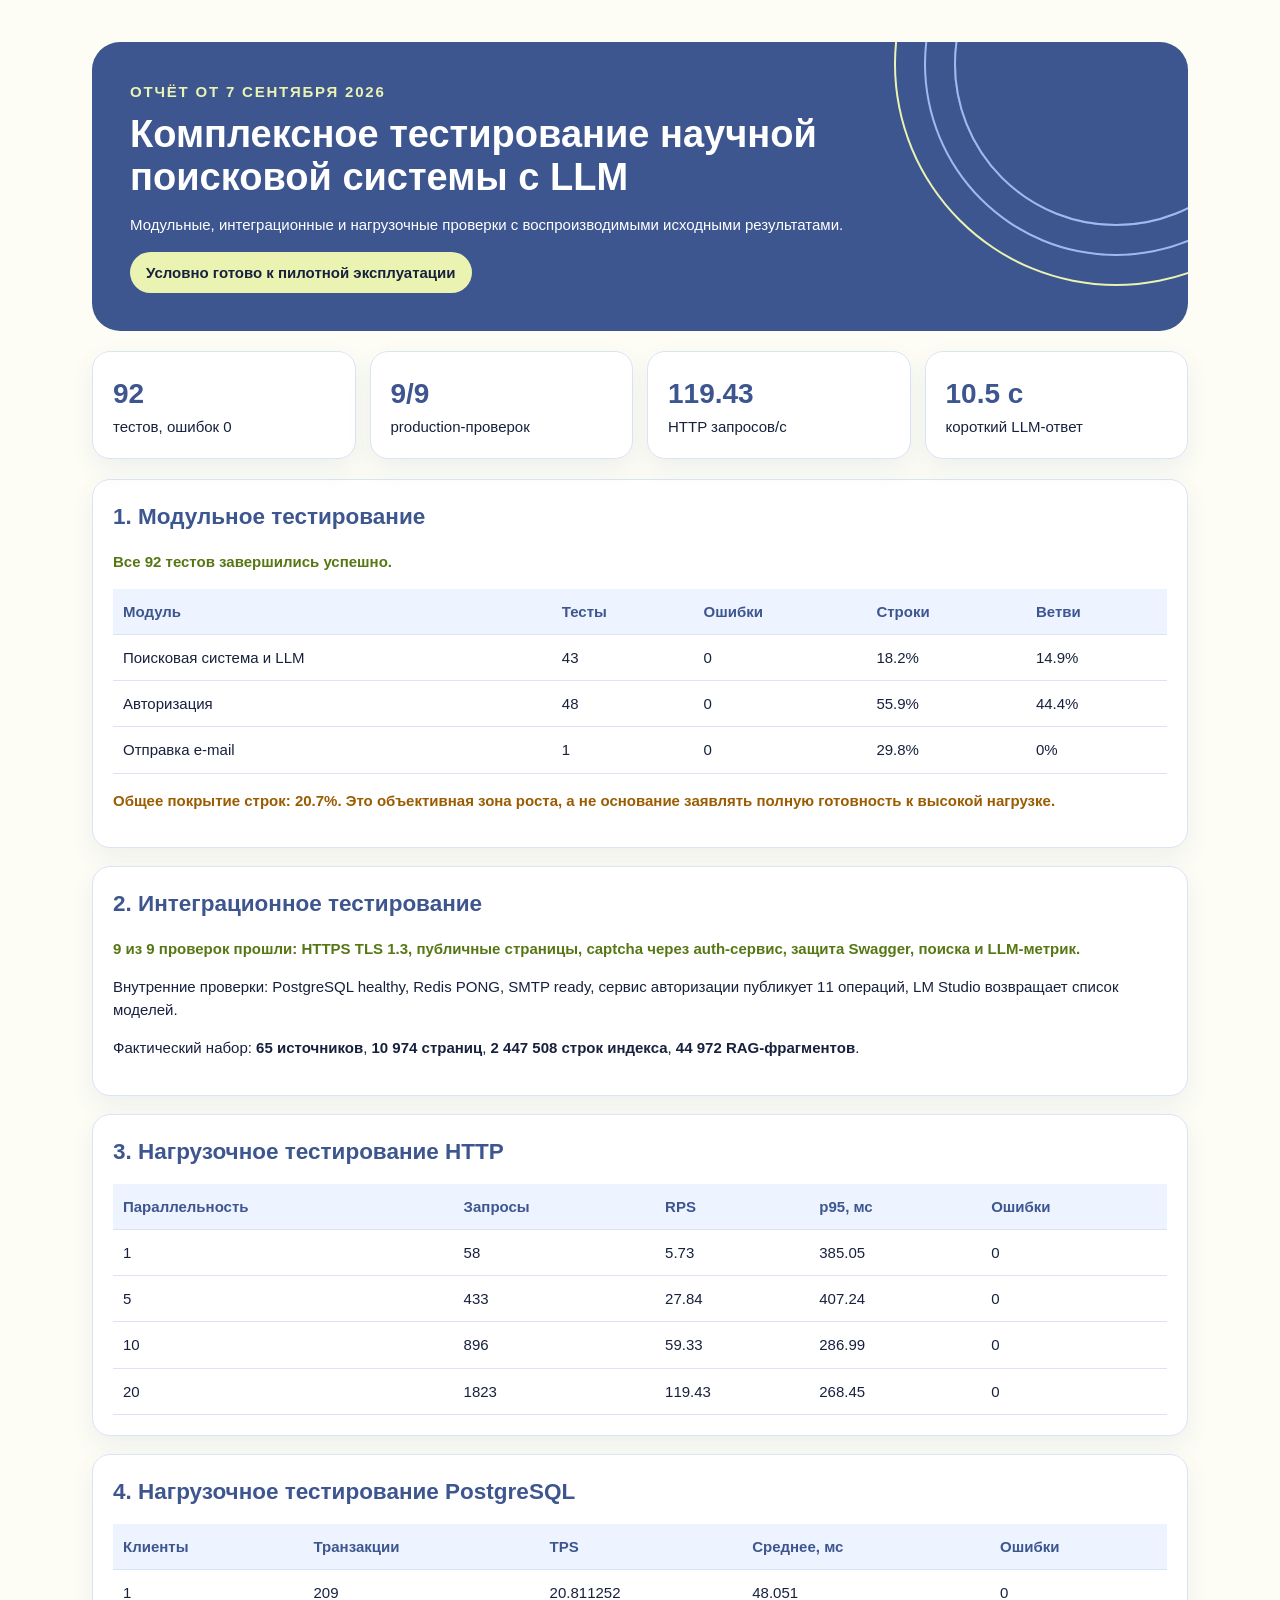
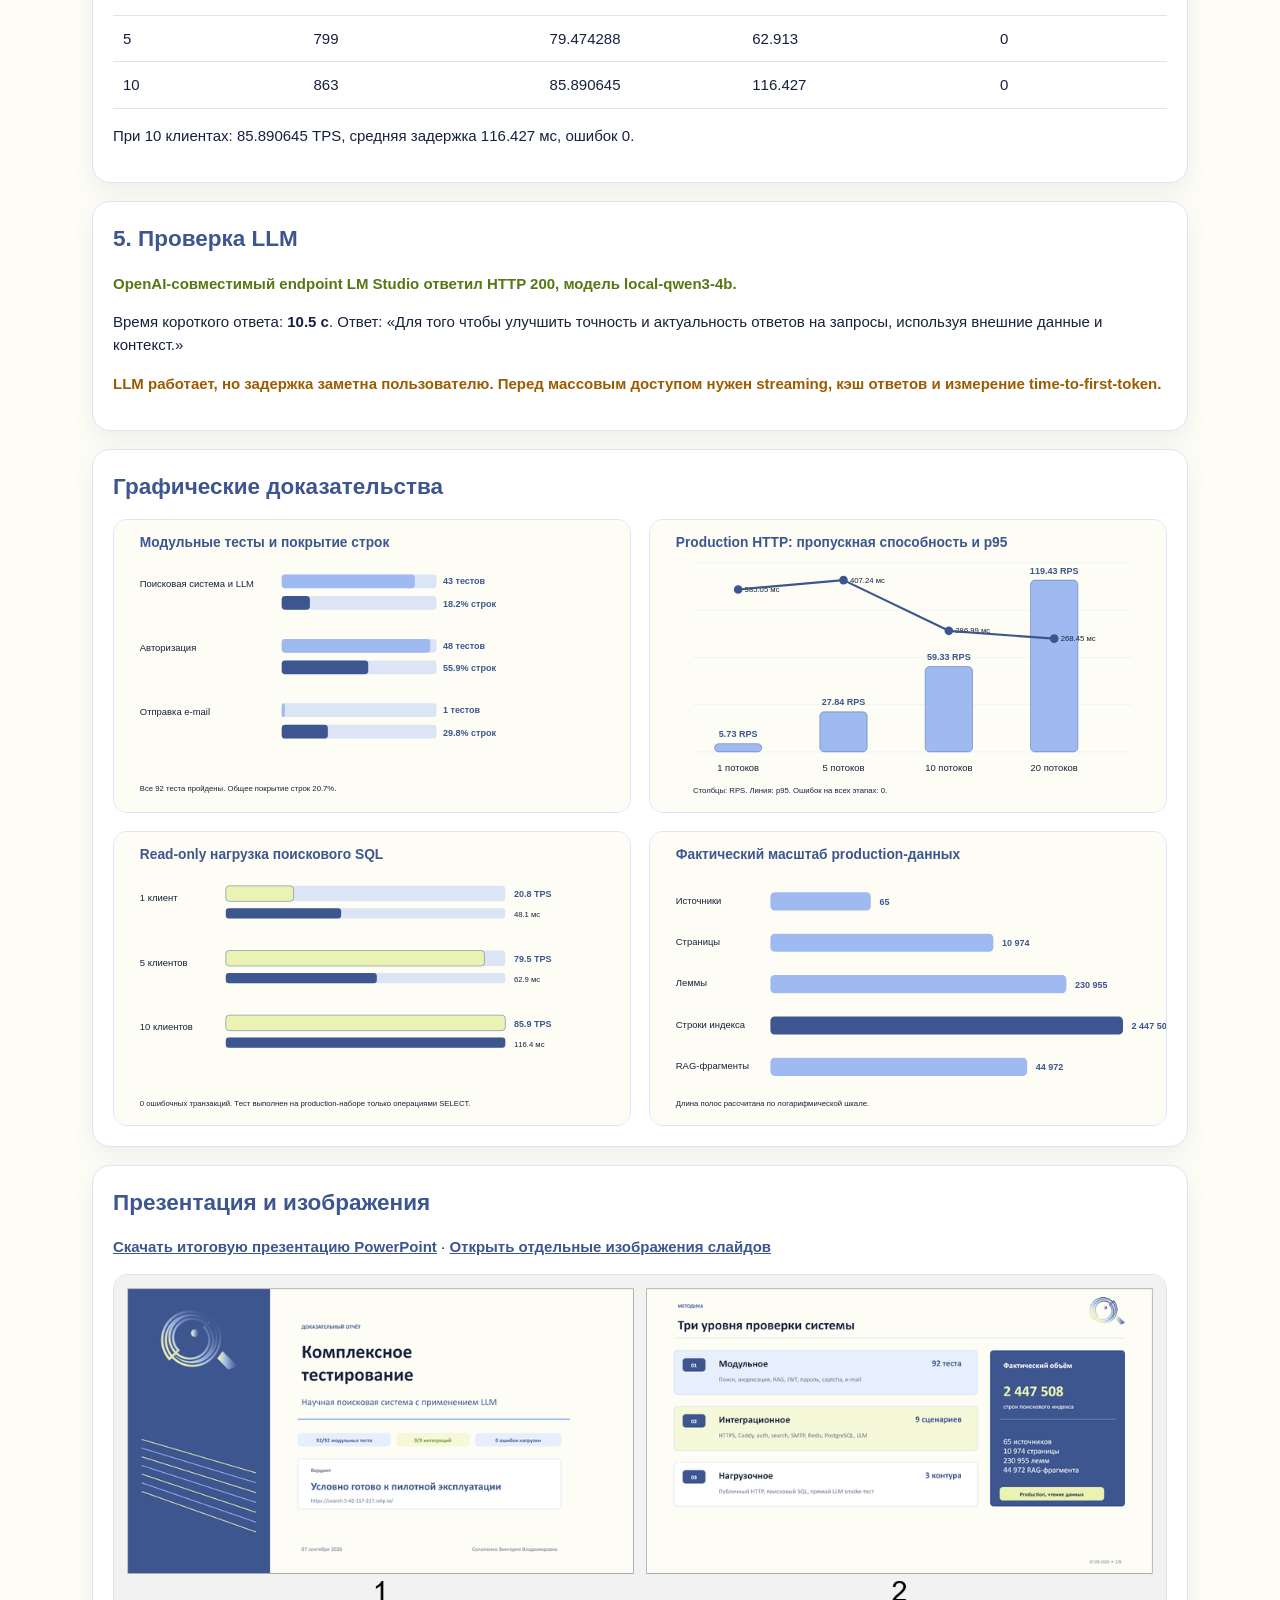
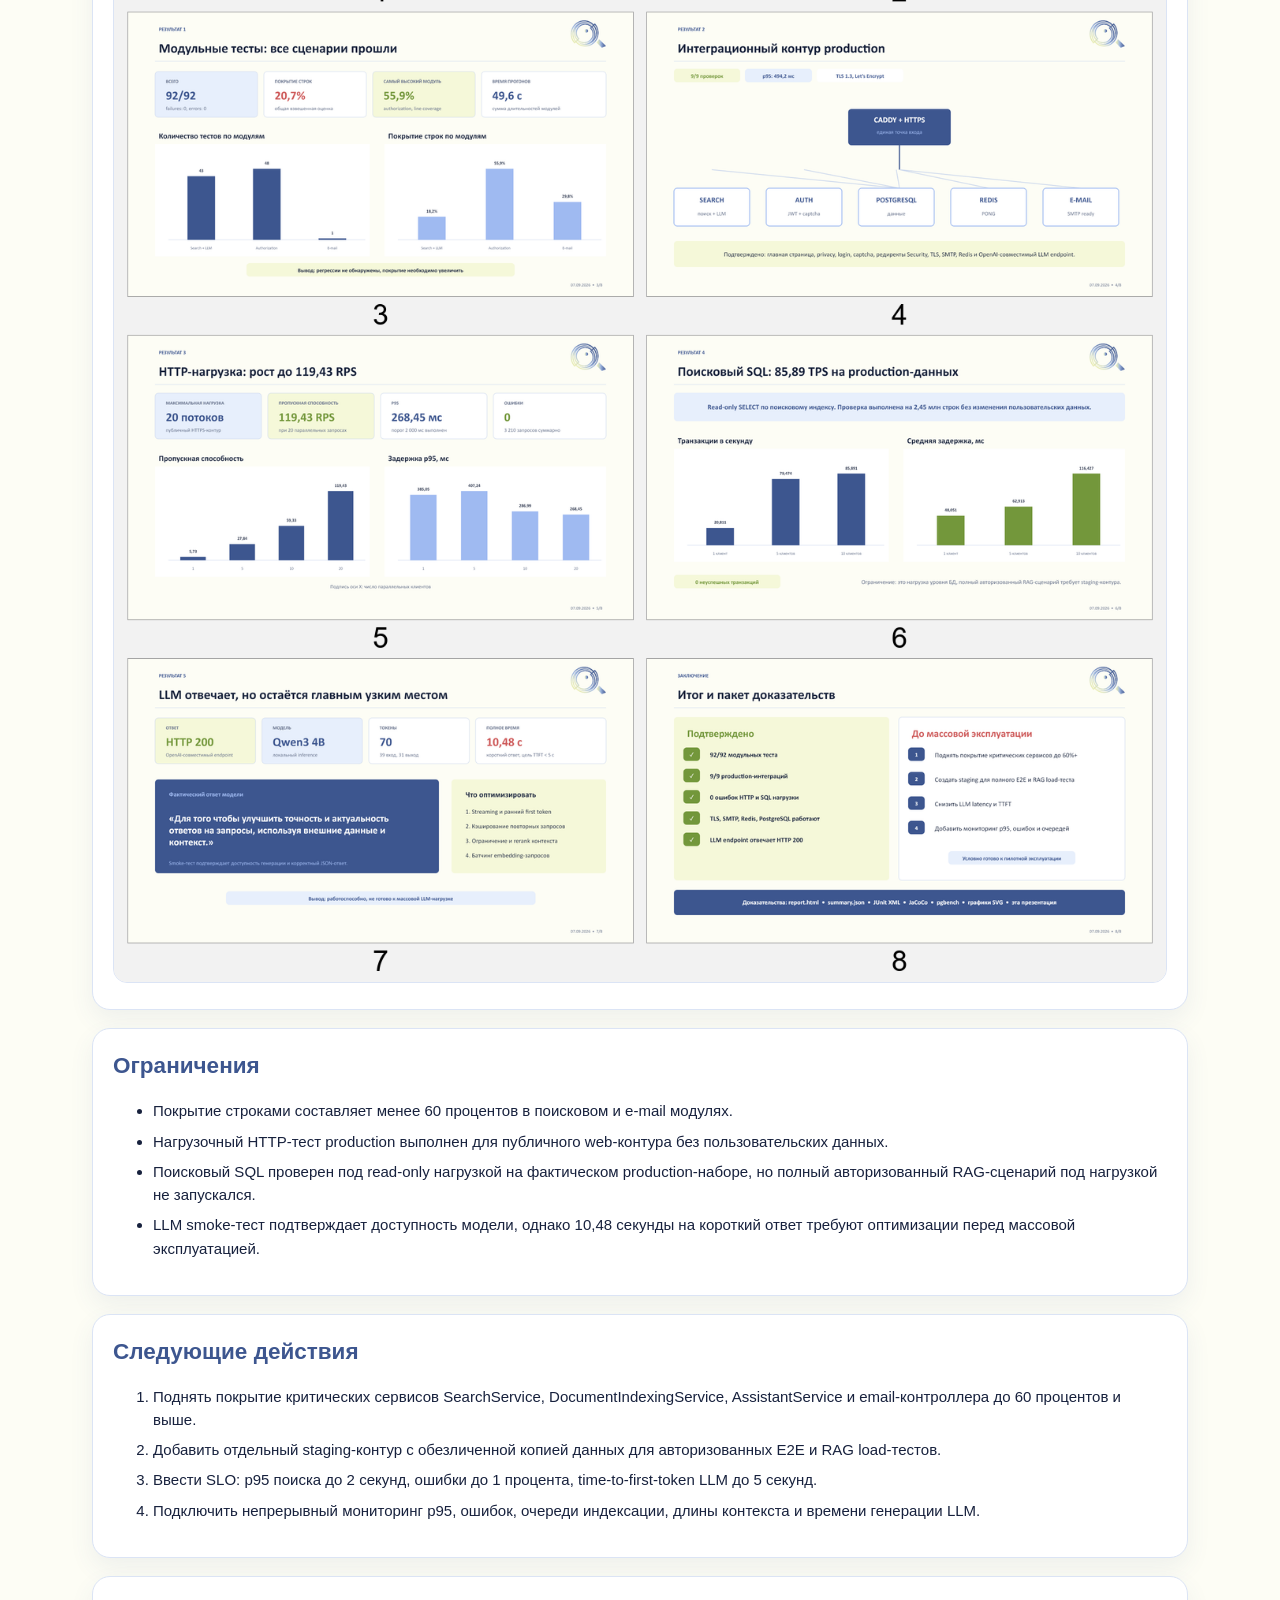
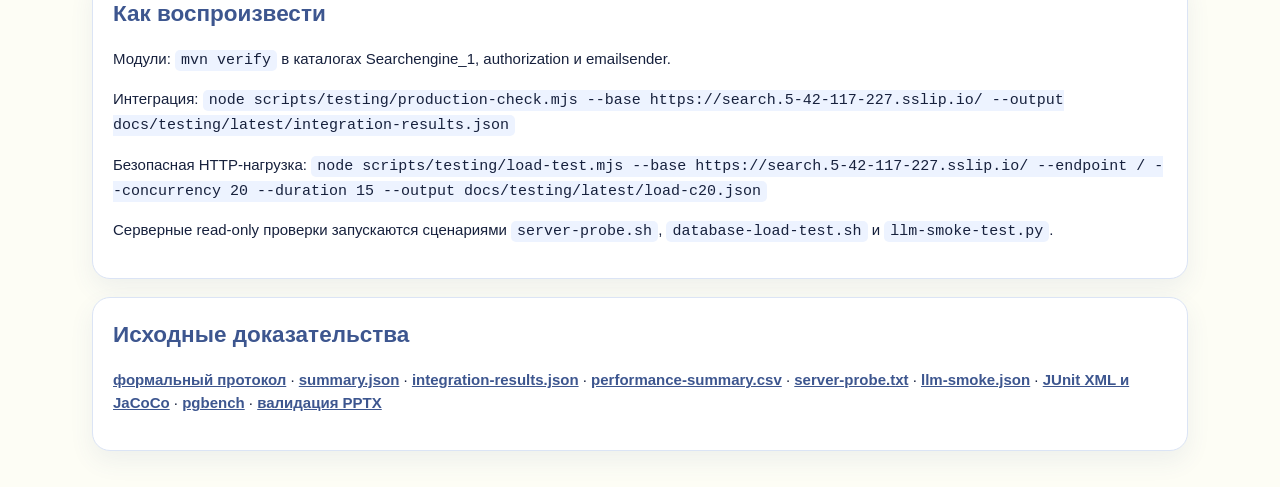
<file: docs/testing/2026-09-07/report.html>
<!doctype html><html lang="ru"><head><meta charset="utf-8"><meta name="viewport" content="width=device-width,initial-scale=1">
<title>Комплексное тестирование научной поисковой системы</title><style>
@font-face{font-family:Montserrat;src:url('../../../Searchengine_1/src/main/resources/static/assets/fonts/Montserrat/Montserrat-Regular.svg')}*{box-sizing:border-box}body{margin:0;background:#FDFDF5;color:#17213d;font:15px/1.55 Montserrat,Arial,sans-serif}.page{max-width:1180px;margin:auto;padding:42px}.hero{background:#3D568F;color:white;border-radius:28px;padding:38px;position:relative;overflow:hidden}.hero:after{content:'';position:absolute;width:320px;height:320px;border:2px solid #9FBAF1;border-radius:50%;right:-90px;top:-140px;box-shadow:0 0 0 28px #3D568F,0 0 0 30px #9FBAF1,0 0 0 58px #3D568F,0 0 0 60px #EAF3B2}.eyebrow{text-transform:uppercase;letter-spacing:.12em;color:#EAF3B2;font-weight:700}.hero h1{font-size:38px;line-height:1.12;max-width:760px;margin:10px 0}.verdict{display:inline-block;background:#EAF3B2;color:#17213d;padding:9px 16px;border-radius:999px;font-weight:700}.grid{display:grid;grid-template-columns:repeat(4,1fr);gap:14px;margin:20px 0}.metric,.card{background:white;border:1px solid #dbe4f5;border-radius:18px;padding:20px;box-shadow:0 10px 24px rgba(61,86,143,.08)}.metric b{display:block;font-size:28px;color:#3D568F}.card{margin-top:18px}.card h2{margin:0 0 14px;color:#3D568F}table{width:100%;border-collapse:collapse}th,td{padding:11px 10px;border-bottom:1px solid #dbe4f5;text-align:left}th{background:#edf3ff;color:#3D568F}code{background:#edf3ff;padding:2px 6px;border-radius:5px}a{color:#3D568F;font-weight:700}li{margin:7px 0}.pass{color:#567713;font-weight:700}.warn{color:#9b5b00;font-weight:700}.charts{display:grid;grid-template-columns:1fr 1fr;gap:18px}.charts img,.deck-preview{width:100%;border:1px solid #dbe4f5;border-radius:14px;background:white}@media(max-width:800px){.page{padding:18px}.grid,.charts{grid-template-columns:1fr 1fr}.hero h1{font-size:29px}}@media(max-width:520px){.grid,.charts{grid-template-columns:1fr}}
</style></head><body><main class="page"><section class="hero"><div class="eyebrow">Отчёт от 7 сентября 2026</div><h1>Комплексное тестирование научной поисковой системы с LLM</h1><p>Модульные, интеграционные и нагрузочные проверки с воспроизводимыми исходными результатами.</p><span class="verdict">Условно готово к пилотной эксплуатации</span></section>
<section class="grid"><div class="metric"><b>92</b>тестов, ошибок 0</div><div class="metric"><b>9/9</b>production-проверок</div><div class="metric"><b>119.43</b>HTTP запросов/с</div><div class="metric"><b>10.5 с</b>короткий LLM-ответ</div></section>
<section class="card"><h2>1. Модульное тестирование</h2><p class="pass">Все 92 тестов завершились успешно.</p><table><thead><tr><th>Модуль</th><th>Тесты</th><th>Ошибки</th><th>Строки</th><th>Ветви</th></tr></thead><tbody>
  <tr><td>Поисковая система и LLM</td><td>43</td><td>0</td>
  <td>18.2%</td><td>14.9%</td></tr>
  <tr><td>Авторизация</td><td>48</td><td>0</td>
  <td>55.9%</td><td>44.4%</td></tr>
  <tr><td>Отправка e-mail</td><td>1</td><td>0</td>
  <td>29.8%</td><td>0%</td></tr></tbody></table><p class="warn">Общее покрытие строк: 20.7%. Это объективная зона роста, а не основание заявлять полную готовность к высокой нагрузке.</p></section>
<section class="card"><h2>2. Интеграционное тестирование</h2><p class="pass">9 из 9 проверок прошли: HTTPS TLS 1.3, публичные страницы, captcha через auth-сервис, защита Swagger, поиска и LLM-метрик.</p><p>Внутренние проверки: PostgreSQL healthy, Redis PONG, SMTP ready, сервис авторизации публикует 11 операций, LM Studio возвращает список моделей.</p><p>Фактический набор: <b>65 источников</b>, <b>10 974 страниц</b>, <b>2 447 508 строк индекса</b>, <b>44 972 RAG-фрагментов</b>.</p></section>
<section class="card"><h2>3. Нагрузочное тестирование HTTP</h2><table><thead><tr><th>Параллельность</th><th>Запросы</th><th>RPS</th><th>p95, мс</th><th>Ошибки</th></tr></thead><tbody>
  <tr><td>1</td><td>58</td><td>5.73</td><td>385.05</td><td>0</td></tr>
  <tr><td>5</td><td>433</td><td>27.84</td><td>407.24</td><td>0</td></tr>
  <tr><td>10</td><td>896</td><td>59.33</td><td>286.99</td><td>0</td></tr>
  <tr><td>20</td><td>1823</td><td>119.43</td><td>268.45</td><td>0</td></tr></tbody></table></section>
<section class="card"><h2>4. Нагрузочное тестирование PostgreSQL</h2><table><thead><tr><th>Клиенты</th><th>Транзакции</th><th>TPS</th><th>Среднее, мс</th><th>Ошибки</th></tr></thead><tbody>
  <tr><td>1</td><td>209</td><td>20.811252</td><td>48.051</td><td>0</td></tr>
  <tr><td>5</td><td>799</td><td>79.474288</td><td>62.913</td><td>0</td></tr>
  <tr><td>10</td><td>863</td><td>85.890645</td><td>116.427</td><td>0</td></tr></tbody></table><p>При 10 клиентах: 85.890645 TPS, средняя задержка 116.427 мс, ошибок 0.</p></section>
<section class="card"><h2>5. Проверка LLM</h2><p class="pass">OpenAI-совместимый endpoint LM Studio ответил HTTP 200, модель local-qwen3-4b.</p><p>Время короткого ответа: <b>10.5 с</b>. Ответ: «Для того чтобы улучшить точность и актуальность ответов на запросы, используя внешние данные и контекст.»</p><p class="warn">LLM работает, но задержка заметна пользователю. Перед массовым доступом нужен streaming, кэш ответов и измерение time-to-first-token.</p></section>
<section class="card"><h2>Графические доказательства</h2><div class="charts"><img src="charts/test-overview.svg" alt="Тесты и покрытие"><img src="charts/edge-load.svg" alt="HTTP нагрузка"><img src="charts/database-load.svg" alt="Нагрузка базы"><img src="charts/system-scale.svg" alt="Масштаб данных"></div></section>
<section class="card"><h2>Презентация и изображения</h2><p><a href="Комплексное_тестирование_научной_поисковой_системы_итог.pptx">Скачать итоговую презентацию PowerPoint</a> · <a href="presentation-slides/">Открыть отдельные изображения слайдов</a></p><img class="deck-preview" src="presentation-preview.png" alt="Обзор презентации"></section>
<section class="card"><h2>Ограничения</h2><ul><li>Покрытие строками составляет менее 60 процентов в поисковом и e-mail модулях.</li><li>Нагрузочный HTTP-тест production выполнен для публичного web-контура без пользовательских данных.</li><li>Поисковый SQL проверен под read-only нагрузкой на фактическом production-наборе, но полный авторизованный RAG-сценарий под нагрузкой не запускался.</li><li>LLM smoke-тест подтверждает доступность модели, однако 10,48 секунды на короткий ответ требуют оптимизации перед массовой эксплуатацией.</li></ul></section><section class="card"><h2>Следующие действия</h2><ol><li>Поднять покрытие критических сервисов SearchService, DocumentIndexingService, AssistantService и email-контроллера до 60 процентов и выше.</li><li>Добавить отдельный staging-контур с обезличенной копией данных для авторизованных E2E и RAG load-тестов.</li><li>Ввести SLO: p95 поиска до 2 секунд, ошибки до 1 процента, time-to-first-token LLM до 5 секунд.</li><li>Подключить непрерывный мониторинг p95, ошибок, очереди индексации, длины контекста и времени генерации LLM.</li></ol></section>
<section class="card"><h2>Как воспроизвести</h2><p>Модули: <code>mvn verify</code> в каталогах Searchengine_1, authorization и emailsender.</p><p>Интеграция: <code>node scripts/testing/production-check.mjs --base https://search.5-42-117-227.sslip.io/ --output docs/testing/latest/integration-results.json</code></p><p>Безопасная HTTP-нагрузка: <code>node scripts/testing/load-test.mjs --base https://search.5-42-117-227.sslip.io/ --endpoint / --concurrency 20 --duration 15 --output docs/testing/latest/load-c20.json</code></p><p>Серверные read-only проверки запускаются сценариями <code>server-probe.sh</code>, <code>database-load-test.sh</code> и <code>llm-smoke-test.py</code>.</p></section>
<section class="card"><h2>Исходные доказательства</h2><p><a href="TEST_PROTOCOL.md">формальный протокол</a> · <a href="summary.json">summary.json</a> · <a href="integration-results.json">integration-results.json</a> · <a href="performance-summary.csv">performance-summary.csv</a> · <a href="server-probe.txt">server-probe.txt</a> · <a href="llm-smoke.json">llm-smoke.json</a> · <a href="raw/">JUnit XML и JaCoCo</a> · <a href="database-load/">pgbench</a> · <a href="presentation-validation.json">валидация PPTX</a></p></section>
</main></body></html>
</file>
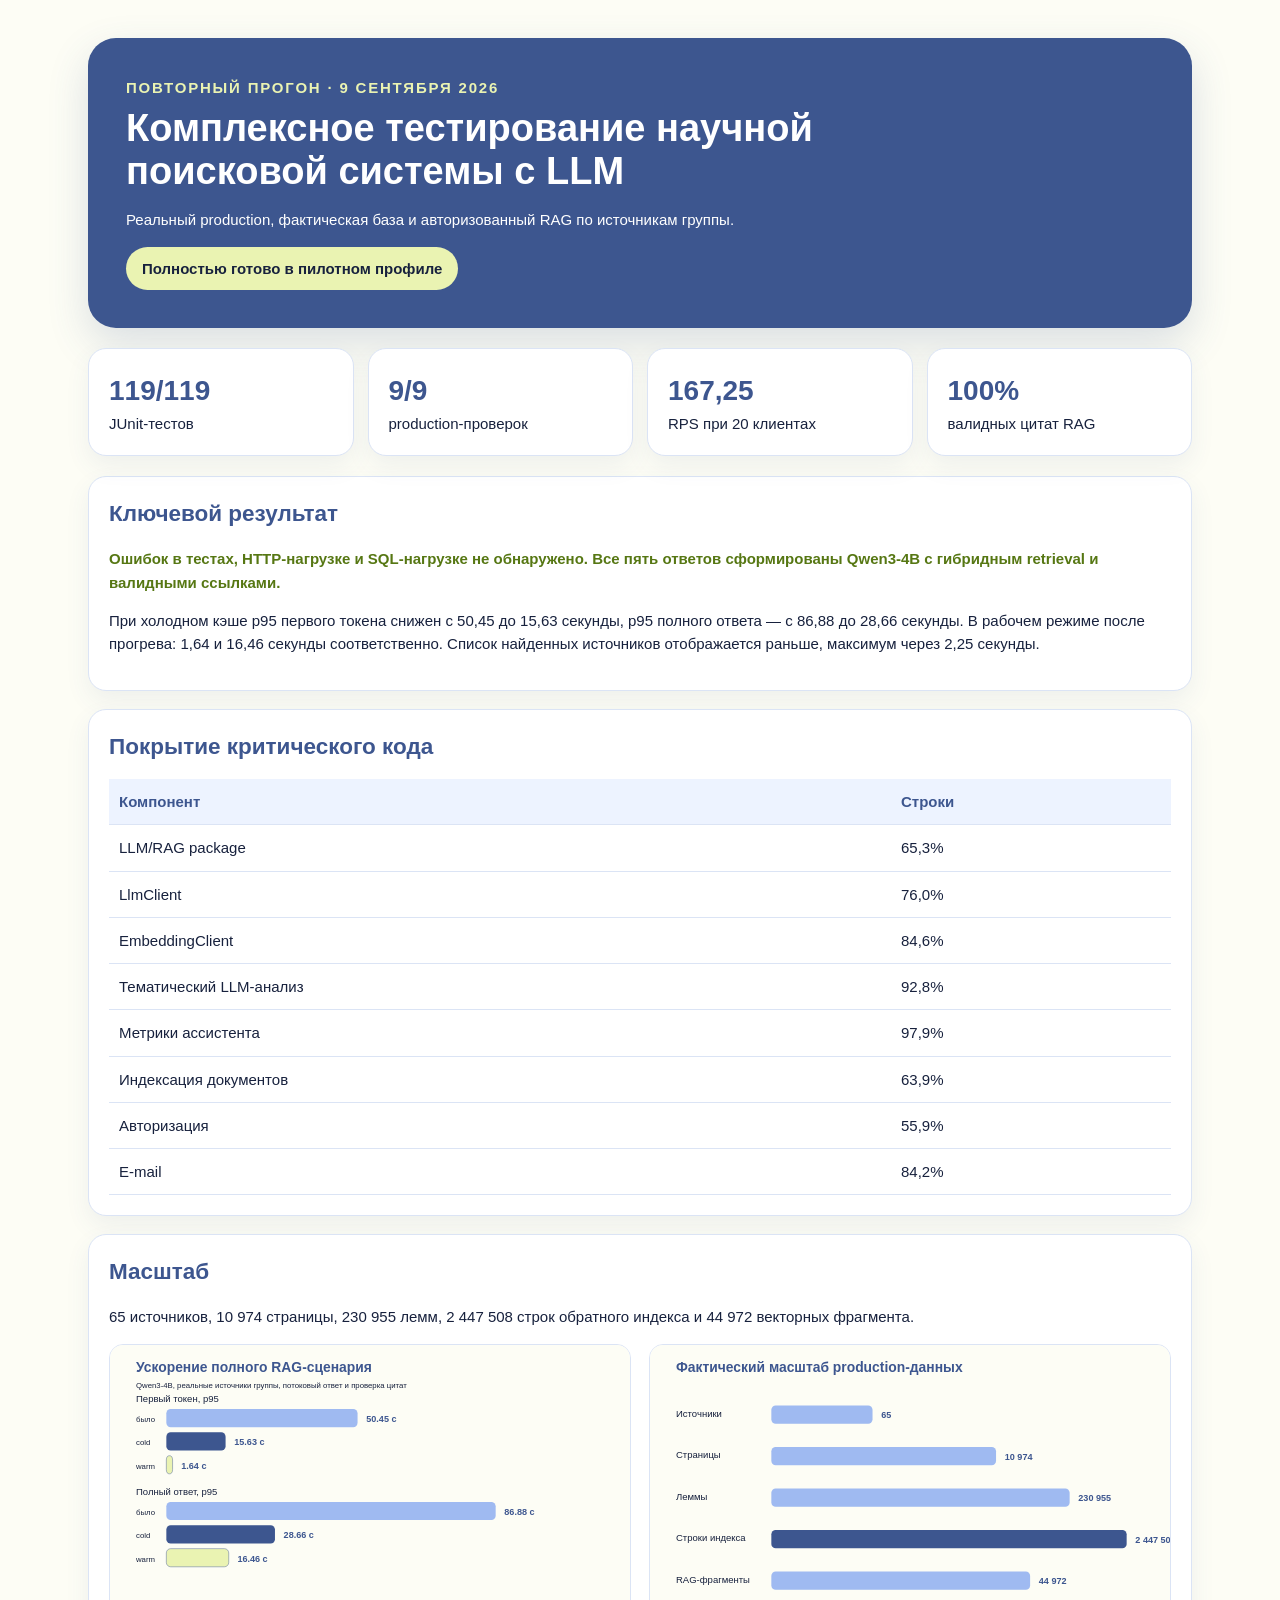
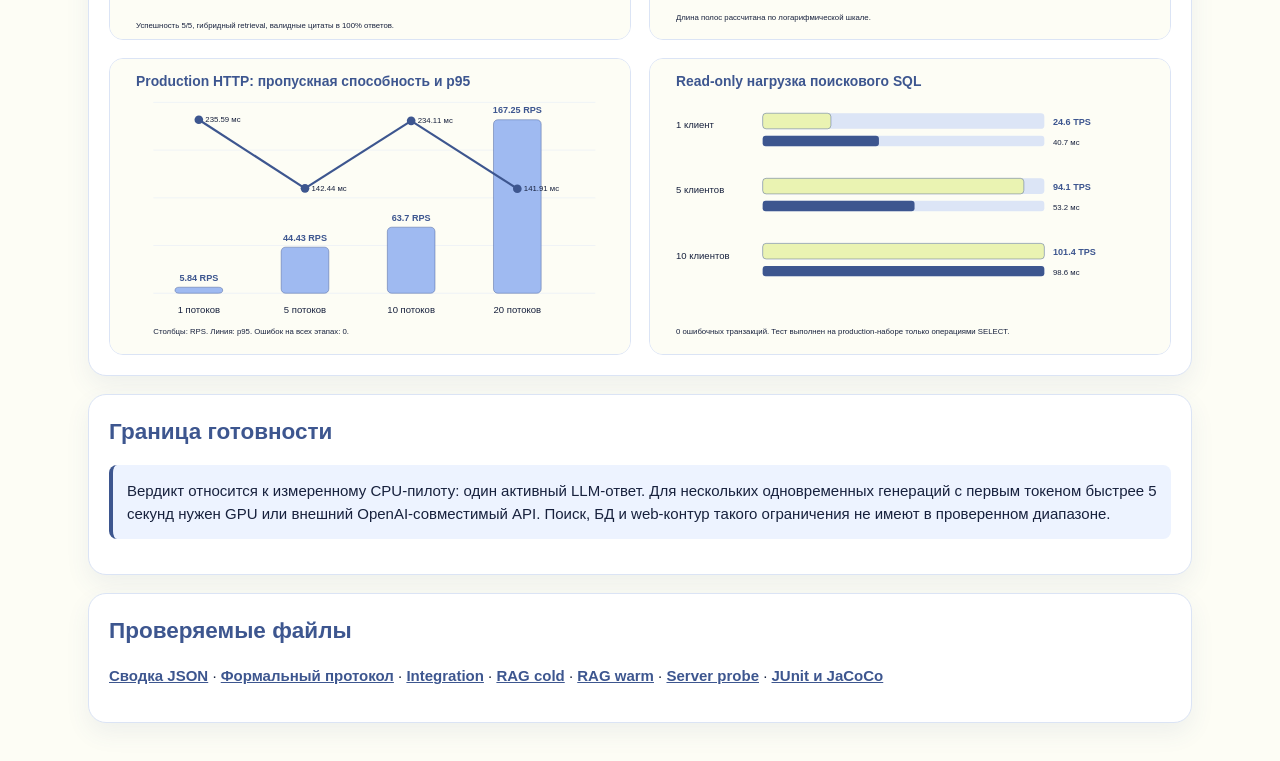
<file: docs/testing/2026-09-09/report.html>
<!doctype html>
<html lang="ru">
<head>
  <meta charset="utf-8">
  <meta name="viewport" content="width=device-width,initial-scale=1">
  <title>Повторное тестирование научного поиска</title>
  <style>
    *{box-sizing:border-box}body{margin:0;background:#FDFDF5;color:#17213d;font:15px/1.55 Montserrat,Arial,sans-serif}.page{max-width:1180px;margin:auto;padding:38px}.hero{background:#3D568F;color:#fff;border-radius:28px;padding:38px;box-shadow:0 16px 40px rgba(61,86,143,.18)}.hero h1{font-size:38px;line-height:1.12;margin:8px 0 16px;max-width:800px}.eyebrow{text-transform:uppercase;letter-spacing:.12em;color:#EAF3B2;font-weight:700}.verdict{display:inline-block;background:#EAF3B2;color:#17213d;padding:10px 16px;border-radius:999px;font-weight:700}.grid{display:grid;grid-template-columns:repeat(4,1fr);gap:14px;margin:20px 0}.metric,.card{background:#fff;border:1px solid #dbe4f5;border-radius:18px;padding:20px;box-shadow:0 10px 24px rgba(61,86,143,.08)}.metric b{display:block;font-size:28px;color:#3D568F}.card{margin-top:18px}.card h2{margin:0 0 14px;color:#3D568F}table{width:100%;border-collapse:collapse}th,td{padding:11px 10px;border-bottom:1px solid #dbe4f5;text-align:left}th{background:#edf3ff;color:#3D568F}.pass{color:#567713;font-weight:700}.note{background:#edf3ff;border-left:4px solid #3D568F;padding:14px;border-radius:8px}.charts{display:grid;grid-template-columns:1fr 1fr;gap:18px}.charts img{width:100%;border:1px solid #dbe4f5;border-radius:14px;background:#fff}a{color:#3D568F;font-weight:700}@media(max-width:800px){.page{padding:18px}.grid,.charts{grid-template-columns:1fr 1fr}.hero h1{font-size:29px}}@media(max-width:520px){.grid,.charts{grid-template-columns:1fr}}
  </style>
</head>
<body><main class="page">
  <section class="hero"><div class="eyebrow">Повторный прогон · 9 сентября 2026</div><h1>Комплексное тестирование научной поисковой системы с LLM</h1><p>Реальный production, фактическая база и авторизованный RAG по источникам группы.</p><span class="verdict">Полностью готово в пилотном профиле</span></section>
  <section class="grid"><div class="metric"><b>119/119</b>JUnit-тестов</div><div class="metric"><b>9/9</b>production-проверок</div><div class="metric"><b>167,25</b>RPS при 20 клиентах</div><div class="metric"><b>100%</b>валидных цитат RAG</div></section>
  <section class="card"><h2>Ключевой результат</h2><p class="pass">Ошибок в тестах, HTTP-нагрузке и SQL-нагрузке не обнаружено. Все пять ответов сформированы Qwen3-4B с гибридным retrieval и валидными ссылками.</p><p>При холодном кэше p95 первого токена снижен с 50,45 до 15,63 секунды, p95 полного ответа — с 86,88 до 28,66 секунды. В рабочем режиме после прогрева: 1,64 и 16,46 секунды соответственно. Список найденных источников отображается раньше, максимум через 2,25 секунды.</p></section>
  <section class="card"><h2>Покрытие критического кода</h2><table><thead><tr><th>Компонент</th><th>Строки</th></tr></thead><tbody><tr><td>LLM/RAG package</td><td>65,3%</td></tr><tr><td>LlmClient</td><td>76,0%</td></tr><tr><td>EmbeddingClient</td><td>84,6%</td></tr><tr><td>Тематический LLM-анализ</td><td>92,8%</td></tr><tr><td>Метрики ассистента</td><td>97,9%</td></tr><tr><td>Индексация документов</td><td>63,9%</td></tr><tr><td>Авторизация</td><td>55,9%</td></tr><tr><td>E-mail</td><td>84,2%</td></tr></tbody></table></section>
  <section class="card"><h2>Масштаб</h2><p>65 источников, 10 974 страницы, 230 955 лемм, 2 447 508 строк обратного индекса и 44 972 векторных фрагмента.</p><div class="charts"><img src="charts/rag-optimization.svg" alt="Ускорение RAG"><img src="charts/system-scale.svg" alt="Масштаб данных"><img src="charts/edge-load.svg" alt="HTTP нагрузка"><img src="charts/database-load.svg" alt="SQL нагрузка"></div></section>
  <section class="card"><h2>Граница готовности</h2><p class="note">Вердикт относится к измеренному CPU-пилоту: один активный LLM-ответ. Для нескольких одновременных генераций с первым токеном быстрее 5 секунд нужен GPU или внешний OpenAI-совместимый API. Поиск, БД и web-контур такого ограничения не имеют в проверенном диапазоне.</p></section>
  <section class="card"><h2>Проверяемые файлы</h2><p><a href="summary.json">Сводка JSON</a> · <a href="TEST_PROTOCOL.md">Формальный протокол</a> · <a href="integration-public-final.json">Integration</a> · <a href="rag-load-cold-c1.json">RAG cold</a> · <a href="rag-load-warm-c1.json">RAG warm</a> · <a href="server-probe.txt">Server probe</a> · <a href="raw/">JUnit и JaCoCo</a></p></section>
</main></body></html>
</file>
